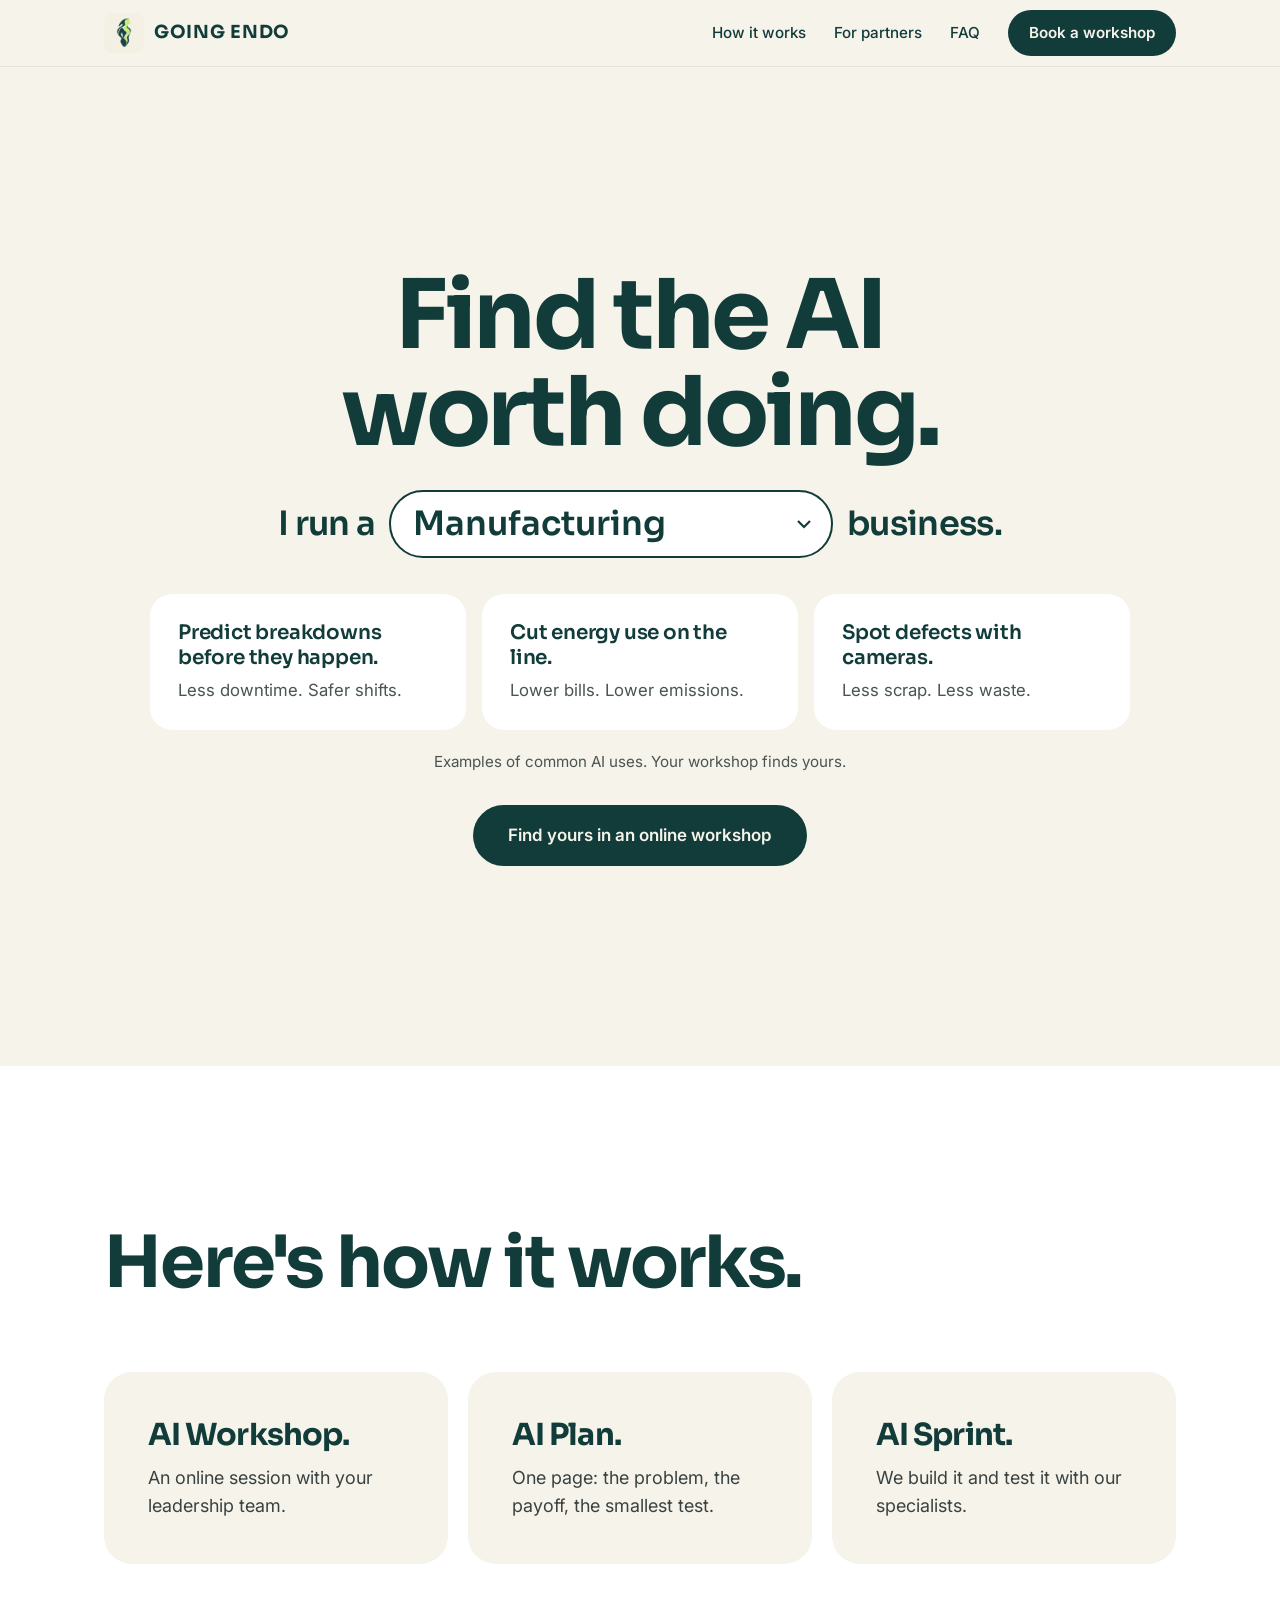
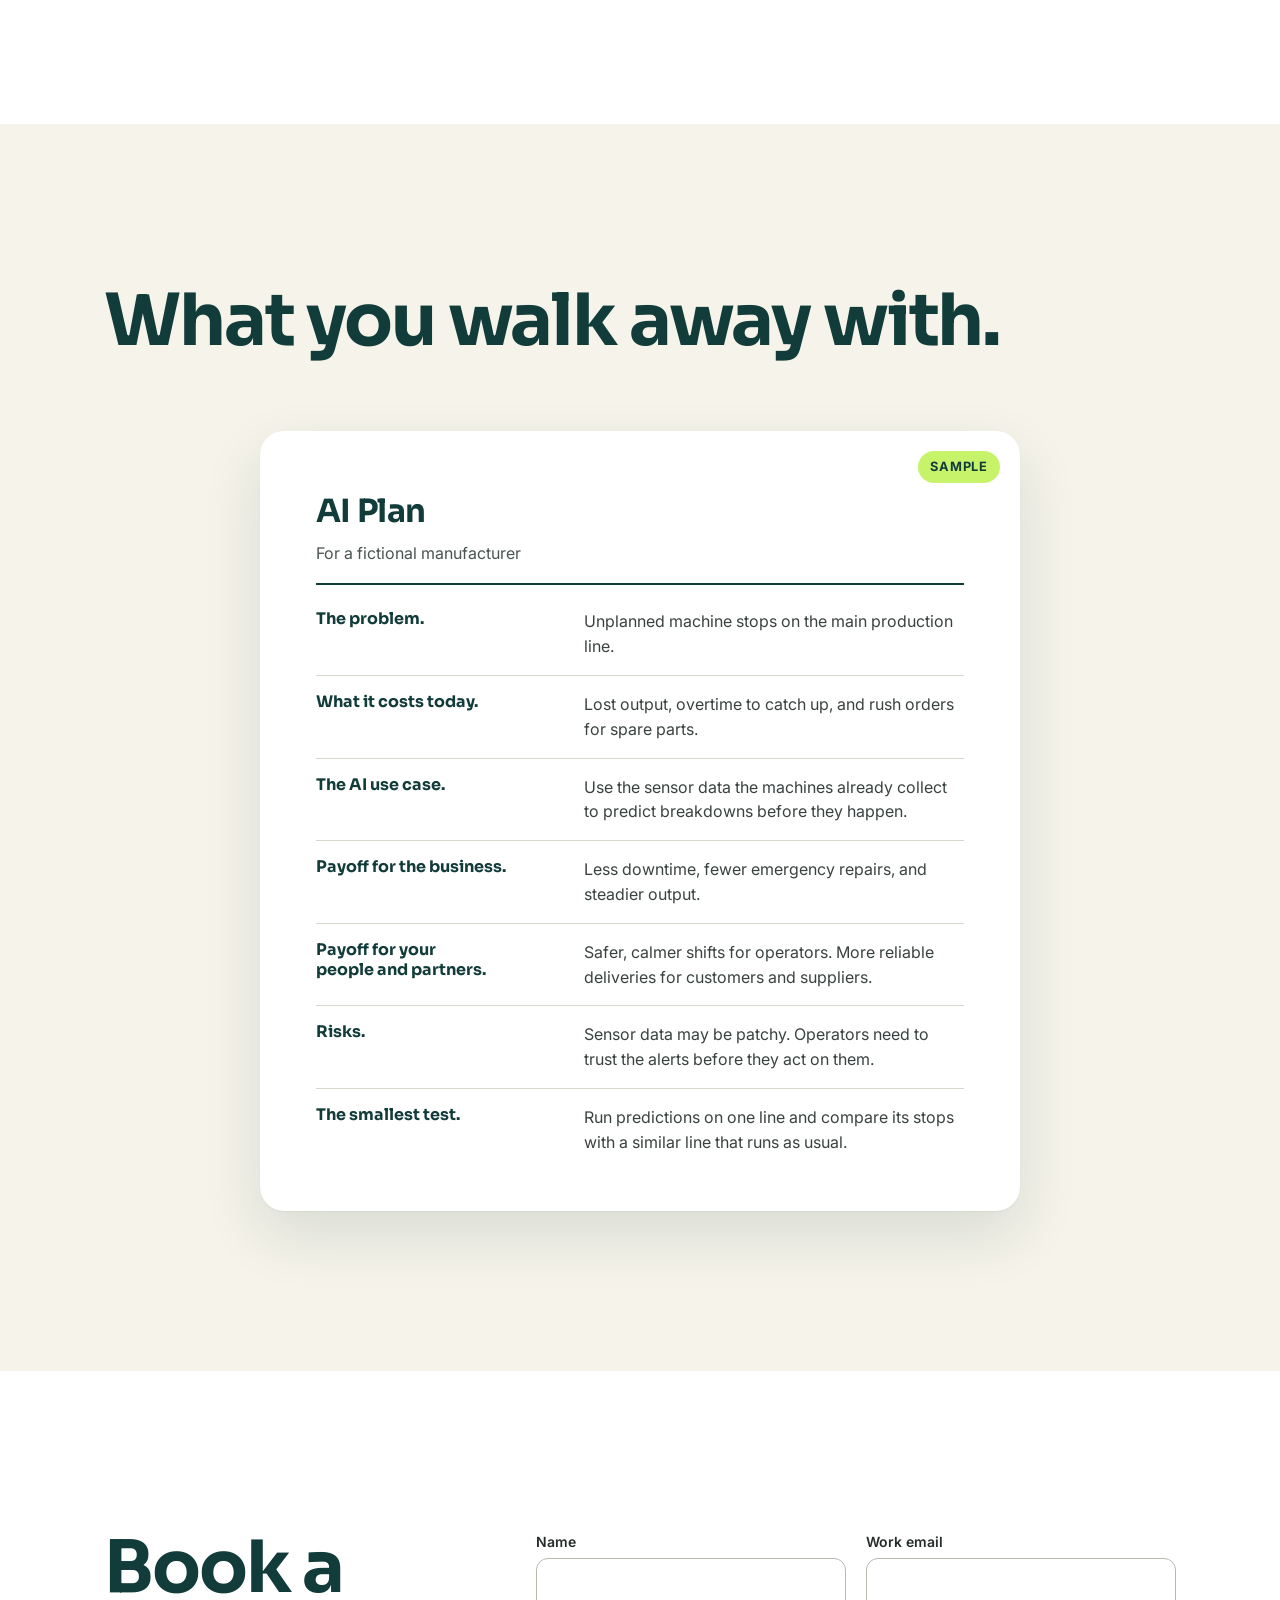
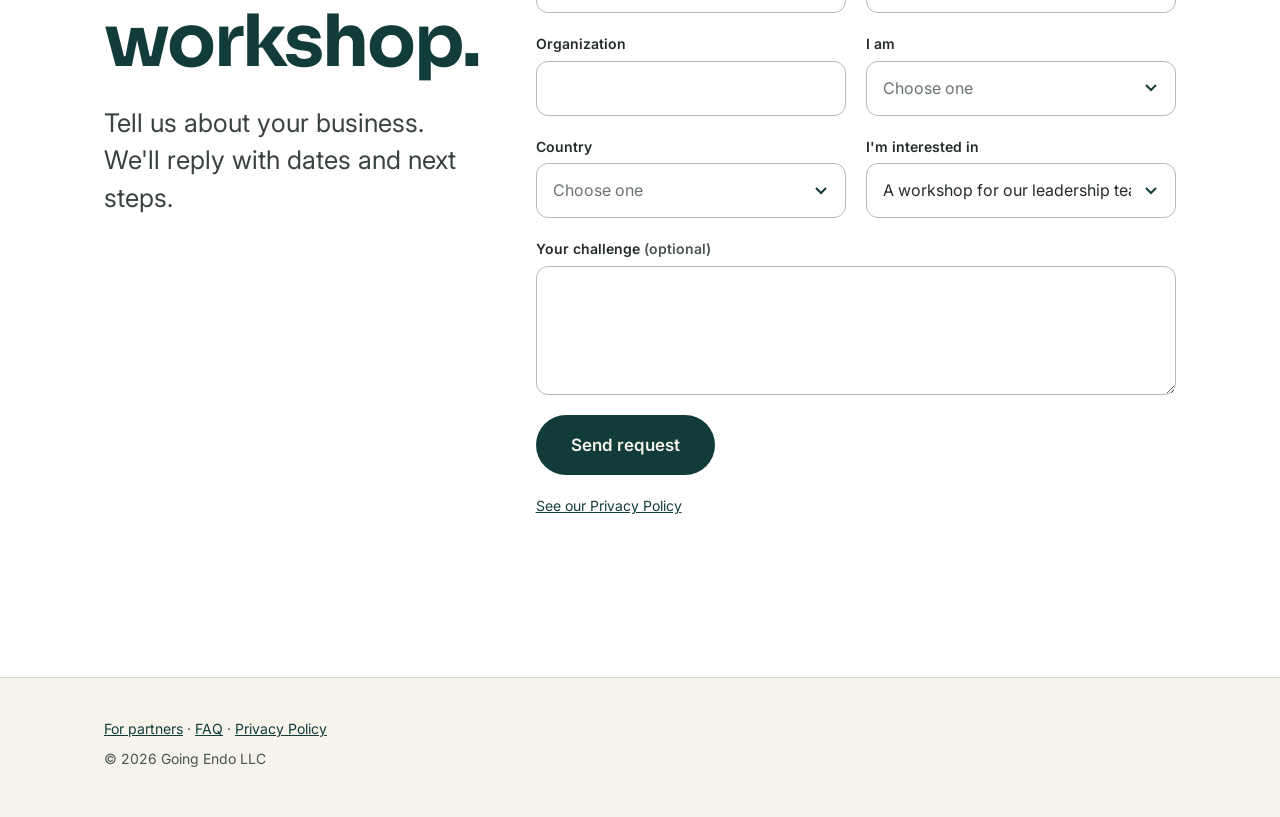
<file: index.html>
<!doctype html>
<html lang="en">
<head>
  <!-- Google tag (gtag.js) -->
  <script async src="https://www.googletagmanager.com/gtag/js?id=G-PE0M7C7KN4"></script>
  <script>
    window.dataLayer = window.dataLayer || [];
    function gtag(){dataLayer.push(arguments);}
    gtag('js', new Date());

    gtag('config', 'G-PE0M7C7KN4');
  </script>
  <meta charset="utf-8">
  <meta name="viewport" content="width=device-width, initial-scale=1">
  <title>Going Endo | Find the AI worth doing.</title>
  <meta name="description" content="Going Endo helps leadership teams choose the AI use case that pays off for the business and the people it depends on.">
  <link rel="canonical" href="https://goingendo.com/">
  <meta property="og:type" content="website">
  <meta property="og:site_name" content="Going Endo">
  <meta property="og:url" content="https://goingendo.com/">
  <meta property="og:title" content="Going Endo | Find the AI worth doing.">
  <meta property="og:description" content="Going Endo helps leadership teams choose the AI use case that pays off for the business and the people it depends on.">
  <meta property="og:image" content="https://goingendo.com/assets/logo.jpg">
  <meta property="og:image:alt" content="Going Endo logo">
  <meta name="twitter:card" content="summary">
  <meta name="theme-color" content="#123C3A">
  <link rel="icon" type="image/png" href="assets/favicon.png">
  <link rel="apple-touch-icon" href="assets/apple-touch-icon.png">
  <link rel="preconnect" href="https://fonts.googleapis.com">
  <link rel="preconnect" href="https://fonts.gstatic.com" crossorigin>
  <link href="https://fonts.googleapis.com/css2?family=Sora:wght@500;600;700&family=Inter:wght@400;500;600;700&display=swap" rel="stylesheet">
  <link rel="stylesheet" href="styles.css">
  <script type="application/ld+json">
  {
    "@context": "https://schema.org",
    "@graph": [
      {
        "@type": "Organization",
        "@id": "https://goingendo.com/#organization",
        "name": "Going Endo",
        "legalName": "Going Endo LLC",
        "url": "https://goingendo.com",
        "logo": "https://goingendo.com/assets/logo.jpg",
        "description": "Going Endo helps leadership teams choose the AI use case that pays off for the business and the people it depends on.",
        "founder": {
          "@type": "Person",
          "name": "Matthew Hill",
          "jobTitle": "Founder",
          "image": "https://goingendo.com/assets/founder.jpg"
        },
        "address": {
          "@type": "PostalAddress",
          "addressLocality": "Salt Lake City",
          "addressRegion": "Utah",
          "addressCountry": "US"
        },
        "areaServed": [
          {
            "@type": "Country",
            "name": "United States",
            "identifier": "US"
          },
          {
            "@type": "Country",
            "name": "United Arab Emirates",
            "identifier": "AE"
          },
          {
            "@type": "Country",
            "name": "Singapore",
            "identifier": "SG"
          },
          {
            "@type": "Country",
            "name": "United Kingdom",
            "identifier": "GB"
          },
          {
            "@type": "Country",
            "name": "Switzerland",
            "identifier": "CH"
          }
        ]
      }
    ]
  }
  </script>
</head>
<body>
  <a class="skip" href="#main">Skip to content</a>

  <header class="site-header">
    <nav class="wrap nav" aria-label="Main">
      <a href="#top" class="brand">
        <img src="assets/logo.jpg" alt="" width="44" height="44">
        <span>GOING ENDO</span>
      </a>
      <button class="menu-toggle" type="button" aria-expanded="false" aria-controls="nav-links" aria-label="Open menu">
        <svg width="24" height="24" viewBox="0 0 24 24" fill="none" stroke="currentColor" stroke-width="2" aria-hidden="true"><path d="M4 7h16M4 12h16M4 17h16"/></svg>
      </button>
      <div class="nav-links" id="nav-links">
        <a href="#how-it-works">How it works</a>
        <a href="partners.html">For partners</a>
        <a href="faq.html">FAQ</a>
        <a href="#book" class="btn btn-dark btn-sm" data-interest="workshop">Book a workshop</a>
      </div>
    </nav>
  </header>

  <main id="main">
    <!-- HERO -->
    <section id="top" class="wrap hero">
      <h1>Find the AI worth doing.</h1>
      <p class="industry-line">
        <label for="industry">I run a</label>
        <select id="industry" class="industry-select">
          <option selected>Manufacturing</option>
          <option>Logistics</option>
          <option>Healthcare</option>
          <option>Professional services</option>
          <option>Financial services</option>
          <option>Construction</option>
        </select>
        <span>business.</span>
      </p>
      <ul class="ideas" id="ideas" aria-live="polite">
          <li><strong>Predict breakdowns before they happen.</strong> Less downtime. Safer shifts.</li>
          <li><strong>Cut energy use on the line.</strong> Lower bills. Lower emissions.</li>
          <li><strong>Spot defects with cameras.</strong> Less scrap. Less waste.</li>
      </ul>
      <p class="hero-note">Examples of common AI uses. Your workshop finds yours.</p>
      <a href="#book" class="btn btn-dark btn-lg hero-cta" data-interest="workshop">Find yours in an online workshop</a>
    </section>

    <!-- HOW IT WORKS -->
    <section id="how-it-works" class="band-white">
      <div class="wrap section">
        <h2 class="display teal">Here's how it works.</h2>
        <ol class="tiles">
          <li class="tile">
            <h3>AI Workshop.</h3>
            <p>An online session with your leadership team.</p>
          </li>
          <li class="tile">
            <h3>AI Plan.</h3>
            <p>One page: the problem, the payoff, the smallest test.</p>
          </li>
          <li class="tile">
            <h3>AI Sprint.</h3>
            <p>We build it and test it with our specialists.</p>
          </li>
        </ol>
      </div>
    </section>

    <!-- SAMPLE BRIEF -->
    <section id="sample-plan" class="wrap section">
      <h2 class="display teal">What you walk away with.</h2>
      <article class="plan" aria-label="Sample AI Plan">
        <span class="plan-tag">Sample</span>
        <header class="plan-head">
          <p class="plan-title">AI Plan</p>
          <p class="plan-for">For a fictional manufacturer</p>
        </header>
        <div class="plan-body">
            <div class="plan-row">
              <h3>The problem.</h3>
              <p>Unplanned machine stops on the main production line.</p>
            </div>
            <div class="plan-row">
              <h3>What it costs today.</h3>
              <p>Lost output, overtime to catch up, and rush orders for spare parts.</p>
            </div>
            <div class="plan-row">
              <h3>The AI use case.</h3>
              <p>Use the sensor data the machines already collect to predict breakdowns before they happen.</p>
            </div>
            <div class="plan-row">
              <h3>Payoff for the business.</h3>
              <p>Less downtime, fewer emergency repairs, and steadier output.</p>
            </div>
            <div class="plan-row">
              <h3>Payoff for your people and partners.</h3>
              <p>Safer, calmer shifts for operators. More reliable deliveries for customers and suppliers.</p>
            </div>
            <div class="plan-row">
              <h3>Risks.</h3>
              <p>Sensor data may be patchy. Operators need to trust the alerts before they act on them.</p>
            </div>
            <div class="plan-row">
              <h3>The smallest test.</h3>
              <p>Run predictions on one line and compare its stops with a similar line that runs as usual.</p>
            </div>
        </div>
      </article>
    </section>

    <!-- BOOK -->
    <section id="book" class="band-white">
      <div class="wrap section contact">
        <div class="contact-intro">
          <h2 class="display teal">Book a workshop.</h2>
          <p class="statement">Tell us about your business. We'll reply with dates and next steps.</p>
        </div>
        <div class="signup-form-wrap">
          <!-- Messages go to Formspree (see README). -->
          <form name="book-workshop" method="POST" action="https://formspree.io/f/xjyykvle" id="signup-form">
            <p class="hidden"><label>Leave this empty <input name="_gotcha" tabindex="-1" autocomplete="off"></label></p>
            <div class="row">
              <div class="field">
                <label for="name">Name</label>
                <input id="name" name="name" type="text" autocomplete="name" required>
              </div>
              <div class="field">
                <label for="email">Work email</label>
                <input id="email" name="email" type="email" autocomplete="email" required>
              </div>
            </div>
            <div class="row">
              <div class="field">
                <label for="organization">Organization</label>
                <input id="organization" name="organization" type="text" autocomplete="organization" required>
              </div>
              <div class="field">
                <label for="organization-type">I am</label>
                <select id="organization-type" name="organization_type" required>
                  <option value="" disabled selected>Choose one</option>
                  <option>A company</option>
                  <option>An association or chamber</option>
                  <option>An innovation or economic development agency</option>
                  <option>A university or research institution</option>
                  <option>Other</option>
                </select>
              </div>
            </div>
            <div class="row">
              <div class="field">
                <label for="country">Country</label>
                <select id="country" name="country" required>
                  <option value="" disabled selected>Choose one</option>
                  <option>United States</option>
                  <option>United Arab Emirates</option>
                  <option>Singapore</option>
                  <option>United Kingdom</option>
                  <option>Switzerland</option>
                  <option>Other</option>
                </select>
              </div>
              <div class="field">
                <label for="interest">I'm interested in</label>
                <select id="interest" name="interest" required>
                  <option value="" disabled>Choose one</option>
                  <option>A briefing for our members</option>
                  <option selected>A workshop for our leadership team</option>
                  <option>Something else</option>
                </select>
              </div>
            </div>
            <div class="field" id="members-field" hidden>
              <label for="members">Approximate number of members <span class="muted">(optional)</span></label>
              <input id="members" name="members" type="number" min="1" step="1" inputmode="numeric" disabled>
            </div>
            <div class="field">
              <label for="message">Your challenge <span class="muted">(optional)</span></label>
              <textarea id="message" name="message" rows="4"></textarea>
            </div>
            <button type="submit" class="btn btn-dark btn-lg">Send request</button>
            <p class="small"><a href="privacy.html">See our Privacy Policy</a></p>
            <p class="form-error" role="alert" hidden>Something went wrong. Please try again.</p>
          </form>
          <div class="thanks" role="status" hidden>
            <p class="thanks-title">Thank you.</p>
            <p>We'll be in touch.</p>
          </div>
        </div>
      </div>
    </section>
  </main>

  <footer class="site-footer">
    <div class="wrap footer">
      <p><a href="partners.html">For partners</a> · <a href="faq.html">FAQ</a> · <a href="privacy.html">Privacy Policy</a></p>
      <p>© <span id="year">2026</span> Going Endo LLC</p>
    </div>
  </footer>

  <script src="script.js"></script>
</body>
</html>
</file>
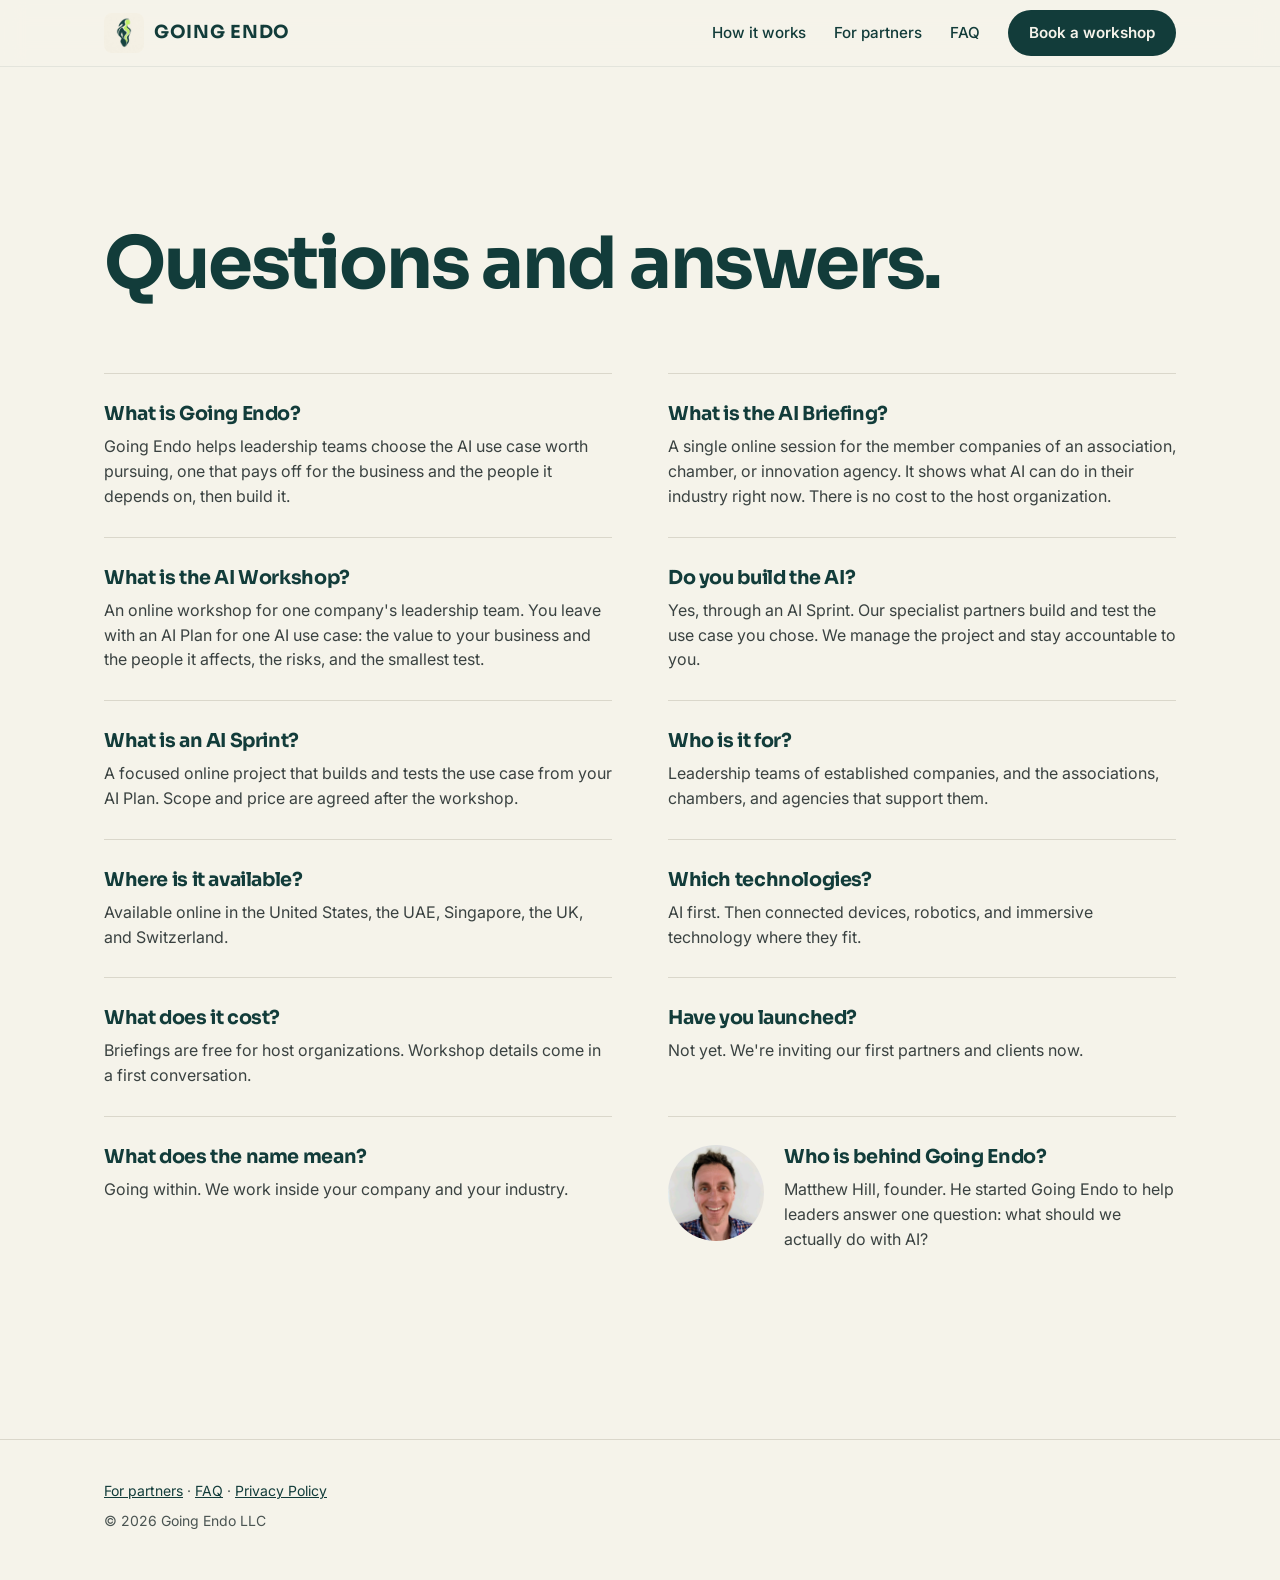
<file: faq.html>
<!doctype html>
<html lang="en">
<head>
  <!-- Google tag (gtag.js) -->
  <script async src="https://www.googletagmanager.com/gtag/js?id=G-PE0M7C7KN4"></script>
  <script>
    window.dataLayer = window.dataLayer || [];
    function gtag(){dataLayer.push(arguments);}
    gtag('js', new Date());

    gtag('config', 'G-PE0M7C7KN4');
  </script>
  <meta charset="utf-8">
  <meta name="viewport" content="width=device-width, initial-scale=1">
  <title>FAQ | Going Endo</title>
  <meta name="description" content="Questions and answers about Going Endo, the AI Briefing, the AI Workshop, and the AI Sprint.">
  <link rel="canonical" href="https://goingendo.com/faq.html">
  <meta name="theme-color" content="#123C3A">
  <link rel="icon" type="image/png" href="assets/favicon.png">
  <link rel="apple-touch-icon" href="assets/apple-touch-icon.png">
  <link rel="preconnect" href="https://fonts.googleapis.com">
  <link rel="preconnect" href="https://fonts.gstatic.com" crossorigin>
  <link href="https://fonts.googleapis.com/css2?family=Sora:wght@500;600;700&family=Inter:wght@400;500;600;700&display=swap" rel="stylesheet">
  <link rel="stylesheet" href="styles.css">
  <!-- Keep the FAQPage answers identical to the visible FAQ below -->
  <script type="application/ld+json">
  {
    "@context": "https://schema.org",
    "@type": "FAQPage",
    "@id": "https://goingendo.com/faq.html#faq",
    "mainEntity": [
      {
        "@type": "Question",
        "name": "What is Going Endo?",
        "acceptedAnswer": {
          "@type": "Answer",
          "text": "Going Endo helps leadership teams choose the AI use case worth pursuing, one that pays off for the business and the people it depends on, then build it."
        }
      },
      {
        "@type": "Question",
        "name": "What is the AI Briefing?",
        "acceptedAnswer": {
          "@type": "Answer",
          "text": "A single online session for the member companies of an association, chamber, or innovation agency. It shows what AI can do in their industry right now. There is no cost to the host organization."
        }
      },
      {
        "@type": "Question",
        "name": "What is the AI Workshop?",
        "acceptedAnswer": {
          "@type": "Answer",
          "text": "An online workshop for one company's leadership team. You leave with an AI Plan for one AI use case: the value to your business and the people it affects, the risks, and the smallest test."
        }
      },
      {
        "@type": "Question",
        "name": "Do you build the AI?",
        "acceptedAnswer": {
          "@type": "Answer",
          "text": "Yes, through an AI Sprint. Our specialist partners build and test the use case you chose. We manage the project and stay accountable to you."
        }
      },
      {
        "@type": "Question",
        "name": "What is an AI Sprint?",
        "acceptedAnswer": {
          "@type": "Answer",
          "text": "A focused online project that builds and tests the use case from your AI Plan. Scope and price are agreed after the workshop."
        }
      },
      {
        "@type": "Question",
        "name": "Who is it for?",
        "acceptedAnswer": {
          "@type": "Answer",
          "text": "Leadership teams of established companies, and the associations, chambers, and agencies that support them."
        }
      },
      {
        "@type": "Question",
        "name": "Where is it available?",
        "acceptedAnswer": {
          "@type": "Answer",
          "text": "Available online in the United States, the UAE, Singapore, the UK, and Switzerland."
        }
      },
      {
        "@type": "Question",
        "name": "Which technologies?",
        "acceptedAnswer": {
          "@type": "Answer",
          "text": "AI first. Then connected devices, robotics, and immersive technology where they fit."
        }
      },
      {
        "@type": "Question",
        "name": "What does it cost?",
        "acceptedAnswer": {
          "@type": "Answer",
          "text": "Briefings are free for host organizations. Workshop details come in a first conversation."
        }
      },
      {
        "@type": "Question",
        "name": "Have you launched?",
        "acceptedAnswer": {
          "@type": "Answer",
          "text": "Not yet. We're inviting our first partners and clients now."
        }
      },
      {
        "@type": "Question",
        "name": "What does the name mean?",
        "acceptedAnswer": {
          "@type": "Answer",
          "text": "Going within. We work inside your company and your industry."
        }
      },
      {
        "@type": "Question",
        "name": "Who is behind Going Endo?",
        "acceptedAnswer": {
          "@type": "Answer",
          "text": "Matthew Hill, founder. He started Going Endo to help leaders answer one question: what should we actually do with AI?"
        }
      }
    ]
  }
  </script>
</head>
<body>
  <a class="skip" href="#main">Skip to content</a>

  <header class="site-header">
    <nav class="wrap nav" aria-label="Main">
      <a href="index.html" class="brand">
        <img src="assets/logo.jpg" alt="" width="44" height="44">
        <span>GOING ENDO</span>
      </a>
      <button class="menu-toggle" type="button" aria-expanded="false" aria-controls="nav-links" aria-label="Open menu">
        <svg width="24" height="24" viewBox="0 0 24 24" fill="none" stroke="currentColor" stroke-width="2" aria-hidden="true"><path d="M4 7h16M4 12h16M4 17h16"/></svg>
      </button>
      <div class="nav-links" id="nav-links">
        <a href="index.html#how-it-works">How it works</a>
        <a href="partners.html">For partners</a>
        <a href="faq.html" aria-current="page">FAQ</a>
        <a href="index.html#book" class="btn btn-dark btn-sm">Book a workshop</a>
      </div>
    </nav>
  </header>

  <main id="main">
    <section class="wrap section faq-page">
      <h1>Questions and answers.</h1>
      <div class="faq">
          <div class="faq-item">
            <h3>What is Going Endo?</h3>
            <p>Going Endo helps leadership teams choose the AI use case worth pursuing, one that pays off for the business and the people it depends on, then build it.</p>
          </div>
          <div class="faq-item">
            <h3>What is the AI Briefing?</h3>
            <p>A single online session for the member companies of an association, chamber, or innovation agency. It shows what AI can do in their industry right now. There is no cost to the host organization.</p>
          </div>
          <div class="faq-item">
            <h3>What is the AI Workshop?</h3>
            <p>An online workshop for one company's leadership team. You leave with an AI Plan for one AI use case: the value to your business and the people it affects, the risks, and the smallest test.</p>
          </div>
          <div class="faq-item">
            <h3>Do you build the AI?</h3>
            <p>Yes, through an AI Sprint. Our specialist partners build and test the use case you chose. We manage the project and stay accountable to you.</p>
          </div>
          <div class="faq-item">
            <h3>What is an AI Sprint?</h3>
            <p>A focused online project that builds and tests the use case from your AI Plan. Scope and price are agreed after the workshop.</p>
          </div>
          <div class="faq-item">
            <h3>Who is it for?</h3>
            <p>Leadership teams of established companies, and the associations, chambers, and agencies that support them.</p>
          </div>
          <div class="faq-item">
            <h3>Where is it available?</h3>
            <p>Available online in the United States, the UAE, Singapore, the UK, and Switzerland.</p>
          </div>
          <div class="faq-item">
            <h3>Which technologies?</h3>
            <p>AI first. Then connected devices, robotics, and immersive technology where they fit.</p>
          </div>
          <div class="faq-item">
            <h3>What does it cost?</h3>
            <p>Briefings are free for host organizations. Workshop details come in a first conversation.</p>
          </div>
          <div class="faq-item">
            <h3>Have you launched?</h3>
            <p>Not yet. We're inviting our first partners and clients now.</p>
          </div>
          <div class="faq-item">
            <h3>What does the name mean?</h3>
            <p>Going within. We work inside your company and your industry.</p>
          </div>
          <div class="faq-item faq-founder">
            <img src="assets/founder.jpg" alt="Matthew Hill" class="founder-photo" width="96" height="96" loading="lazy">
            <div>
              <h3>Who is behind Going Endo?</h3>
              <p>Matthew Hill, founder. He started Going Endo to help leaders answer one question: what should we actually do with AI?</p>
            </div>
          </div>
      </div>
    </section>
  </main>

  <footer class="site-footer">
    <div class="wrap footer">
      <p><a href="partners.html">For partners</a> · <a href="faq.html" aria-current="page">FAQ</a> · <a href="privacy.html">Privacy Policy</a></p>
      <p>© <span id="year">2026</span> Going Endo LLC</p>
    </div>
  </footer>

  <script src="script.js"></script>
</body>
</html>
</file>
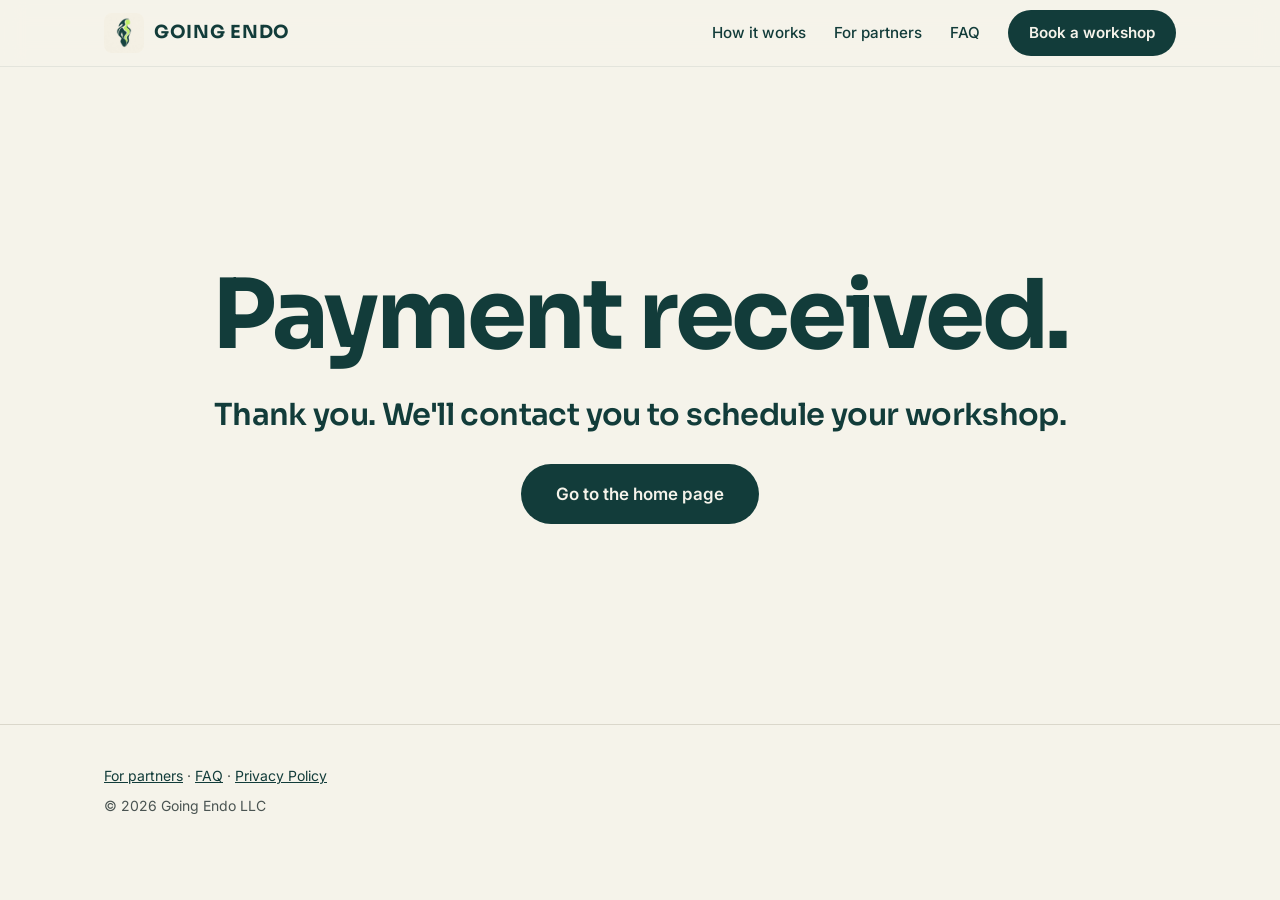
<file: paid.html>
<!doctype html>
<html lang="en">
<head>
  <!-- Google tag (gtag.js) -->
  <script async src="https://www.googletagmanager.com/gtag/js?id=G-PE0M7C7KN4"></script>
  <script>
    window.dataLayer = window.dataLayer || [];
    function gtag(){dataLayer.push(arguments);}
    gtag('js', new Date());

    gtag('config', 'G-PE0M7C7KN4');
  </script>
  <meta charset="utf-8">
  <meta name="viewport" content="width=device-width, initial-scale=1">
  <title>Payment received | Going Endo</title>
  <meta name="robots" content="noindex, nofollow">
  <meta name="theme-color" content="#123C3A">
  <link rel="icon" type="image/png" href="assets/favicon.png">
  <link rel="apple-touch-icon" href="assets/apple-touch-icon.png">
  <link rel="preconnect" href="https://fonts.googleapis.com">
  <link rel="preconnect" href="https://fonts.gstatic.com" crossorigin>
  <link href="https://fonts.googleapis.com/css2?family=Sora:wght@500;600;700&family=Inter:wght@400;500;600;700&display=swap" rel="stylesheet">
  <link rel="stylesheet" href="styles.css">
</head>
<body>
  <a class="skip" href="#main">Skip to content</a>

  <header class="site-header">
    <nav class="wrap nav" aria-label="Main">
      <a href="index.html" class="brand">
        <img src="assets/logo.jpg" alt="" width="44" height="44">
        <span>GOING ENDO</span>
      </a>
      <button class="menu-toggle" type="button" aria-expanded="false" aria-controls="nav-links" aria-label="Open menu">
        <svg width="24" height="24" viewBox="0 0 24 24" fill="none" stroke="currentColor" stroke-width="2" aria-hidden="true"><path d="M4 7h16M4 12h16M4 17h16"/></svg>
      </button>
      <div class="nav-links" id="nav-links">
        <a href="index.html#how-it-works">How it works</a>
        <a href="partners.html">For partners</a>
        <a href="faq.html">FAQ</a>
        <a href="index.html#book" class="btn btn-dark btn-sm">Book a workshop</a>
      </div>
    </nav>
  </header>

  <main id="main">
    <section class="wrap hero">
      <h1>Payment received.</h1>
      <p class="hero-sub">Thank you. We'll contact you to schedule your workshop.</p>
      <a href="index.html" class="btn btn-dark btn-lg">Go to the home page</a>
    </section>
  </main>

  <footer class="site-footer">
    <div class="wrap footer">
      <p><a href="partners.html">For partners</a> · <a href="faq.html">FAQ</a> · <a href="privacy.html">Privacy Policy</a></p>
      <p>© <span id="year">2026</span> Going Endo LLC</p>
    </div>
  </footer>

  <script src="script.js"></script>
</body>
</html>
</file>
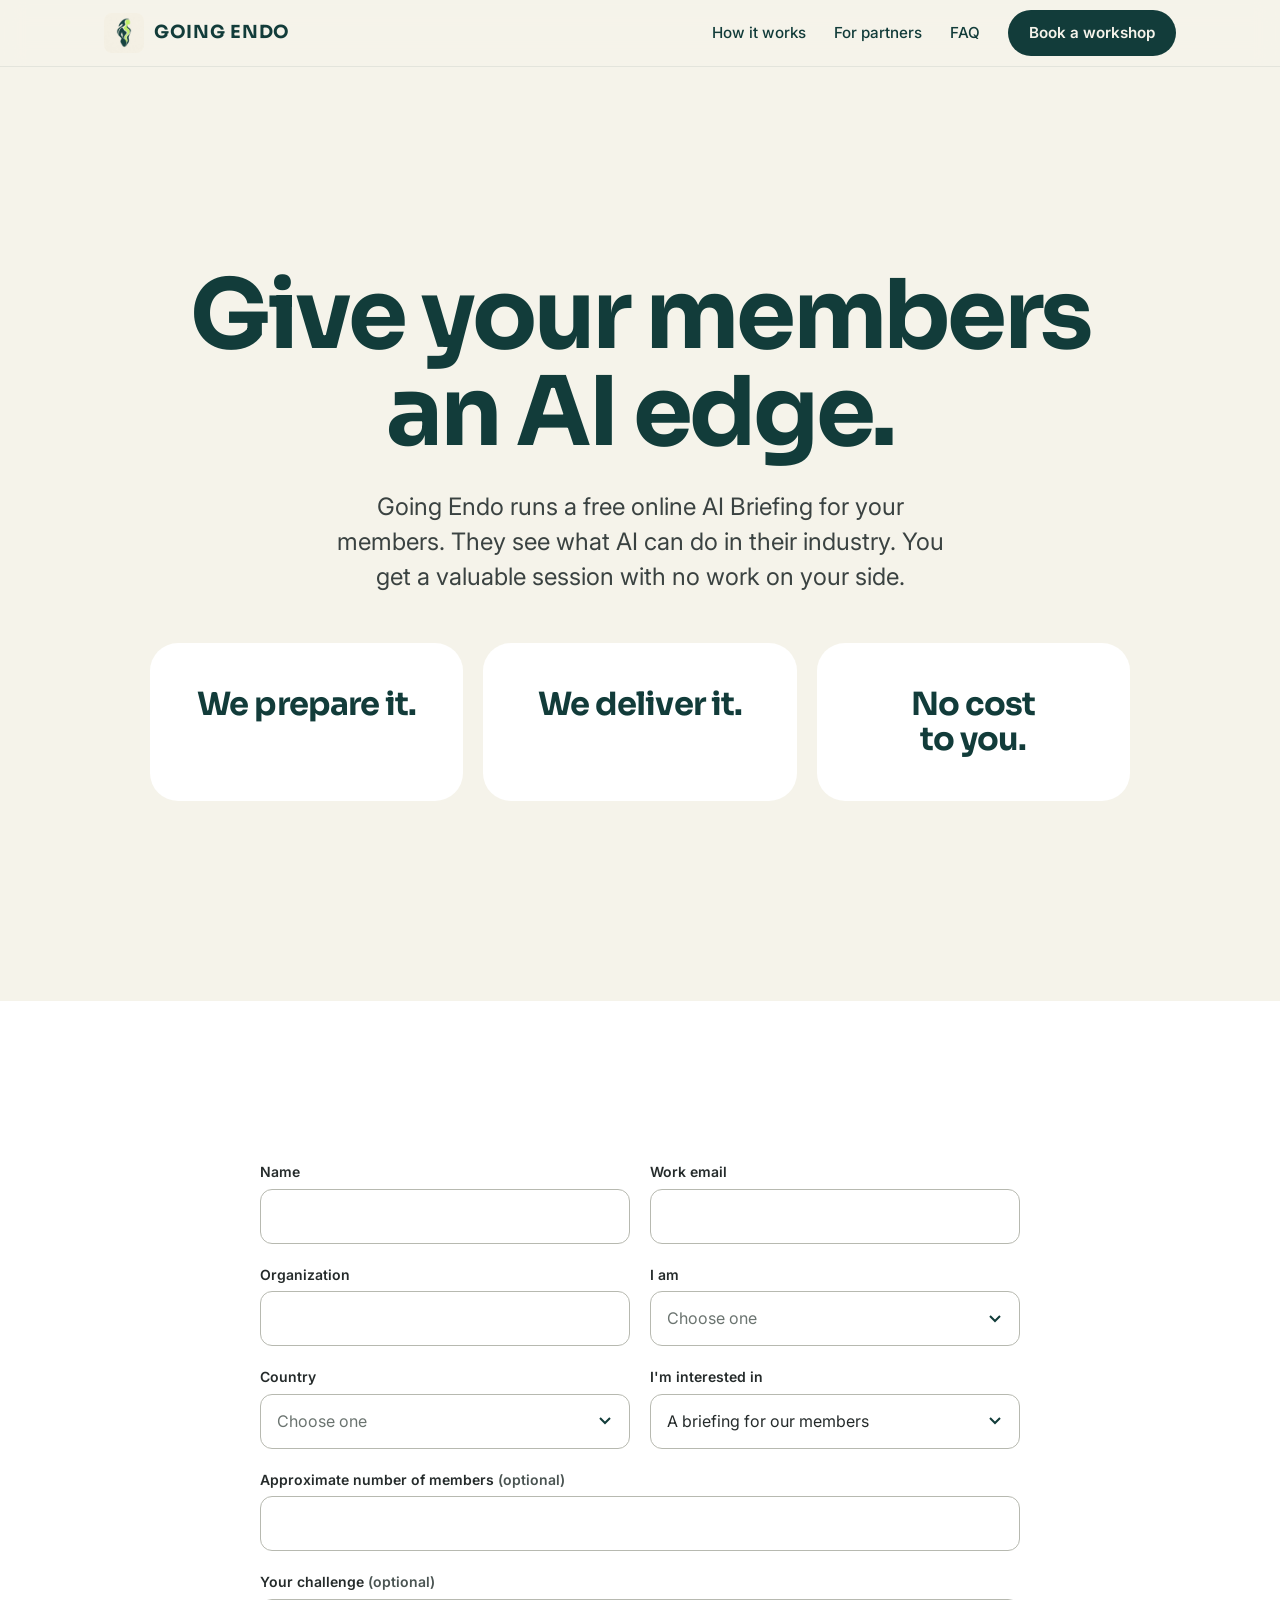
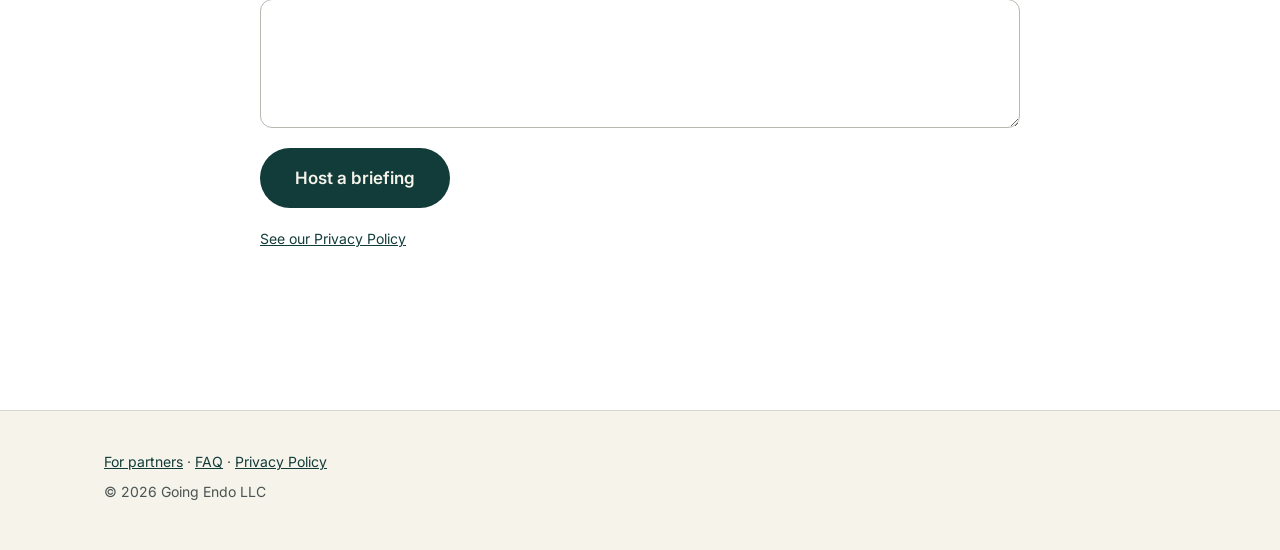
<file: partners.html>
<!doctype html>
<html lang="en">
<head>
  <!-- Google tag (gtag.js) -->
  <script async src="https://www.googletagmanager.com/gtag/js?id=G-PE0M7C7KN4"></script>
  <script>
    window.dataLayer = window.dataLayer || [];
    function gtag(){dataLayer.push(arguments);}
    gtag('js', new Date());

    gtag('config', 'G-PE0M7C7KN4');
  </script>
  <meta charset="utf-8">
  <meta name="viewport" content="width=device-width, initial-scale=1">
  <title>For partners | Going Endo</title>
  <meta name="description" content="Going Endo runs a free online AI Briefing for the members of associations, chambers, and innovation agencies.">
  <link rel="canonical" href="https://goingendo.com/partners.html">
  <meta name="theme-color" content="#123C3A">
  <link rel="icon" type="image/png" href="assets/favicon.png">
  <link rel="apple-touch-icon" href="assets/apple-touch-icon.png">
  <link rel="preconnect" href="https://fonts.googleapis.com">
  <link rel="preconnect" href="https://fonts.gstatic.com" crossorigin>
  <link href="https://fonts.googleapis.com/css2?family=Sora:wght@500;600;700&family=Inter:wght@400;500;600;700&display=swap" rel="stylesheet">
  <link rel="stylesheet" href="styles.css">
</head>
<body>
  <a class="skip" href="#main">Skip to content</a>

  <header class="site-header">
    <nav class="wrap nav" aria-label="Main">
      <a href="index.html" class="brand">
        <img src="assets/logo.jpg" alt="" width="44" height="44">
        <span>GOING ENDO</span>
      </a>
      <button class="menu-toggle" type="button" aria-expanded="false" aria-controls="nav-links" aria-label="Open menu">
        <svg width="24" height="24" viewBox="0 0 24 24" fill="none" stroke="currentColor" stroke-width="2" aria-hidden="true"><path d="M4 7h16M4 12h16M4 17h16"/></svg>
      </button>
      <div class="nav-links" id="nav-links">
        <a href="index.html#how-it-works">How it works</a>
        <a href="partners.html" aria-current="page">For partners</a>
        <a href="faq.html">FAQ</a>
        <a href="index.html#book" class="btn btn-dark btn-sm">Book a workshop</a>
      </div>
    </nav>
  </header>

  <main id="main">
    <section class="wrap hero partners-hero">
      <h1>Give your members an AI edge.</h1>
      <p class="hero-lead">Going Endo runs a free online AI Briefing for your members. They see what AI can do in their industry. You get a valuable session with no work on your side.</p>
      <ul class="tiles tiles-short">
        <li class="tile"><h2>We prepare it.</h2></li>
        <li class="tile"><h2>We deliver it.</h2></li>
        <li class="tile"><h2>No cost to you.</h2></li>
      </ul>
    </section>

    <section id="host" class="band-white">
      <div class="wrap section">
        <div class="signup-form-wrap partners-form">
          <!-- Messages go to Formspree (see README). -->
          <form name="host-briefing" method="POST" action="https://formspree.io/f/xjyykvle" id="signup-form">
            <p class="hidden"><label>Leave this empty <input name="_gotcha" tabindex="-1" autocomplete="off"></label></p>
            <div class="row">
              <div class="field">
                <label for="name">Name</label>
                <input id="name" name="name" type="text" autocomplete="name" required>
              </div>
              <div class="field">
                <label for="email">Work email</label>
                <input id="email" name="email" type="email" autocomplete="email" required>
              </div>
            </div>
            <div class="row">
              <div class="field">
                <label for="organization">Organization</label>
                <input id="organization" name="organization" type="text" autocomplete="organization" required>
              </div>
              <div class="field">
                <label for="organization-type">I am</label>
                <select id="organization-type" name="organization_type" required>
                  <option value="" disabled selected>Choose one</option>
                  <option>A company</option>
                  <option>An association or chamber</option>
                  <option>An innovation or economic development agency</option>
                  <option>A university or research institution</option>
                  <option>Other</option>
                </select>
              </div>
            </div>
            <div class="row">
              <div class="field">
                <label for="country">Country</label>
                <select id="country" name="country" required>
                  <option value="" disabled selected>Choose one</option>
                  <option>United States</option>
                  <option>United Arab Emirates</option>
                  <option>Singapore</option>
                  <option>United Kingdom</option>
                  <option>Switzerland</option>
                  <option>Other</option>
                </select>
              </div>
              <div class="field">
                <label for="interest">I'm interested in</label>
                <select id="interest" name="interest" required>
                  <option value="" disabled>Choose one</option>
                  <option selected>A briefing for our members</option>
                  <option>A workshop for our leadership team</option>
                  <option>Something else</option>
                </select>
              </div>
            </div>
            <div class="field" id="members-field" hidden>
              <label for="members">Approximate number of members <span class="muted">(optional)</span></label>
              <input id="members" name="members" type="number" min="1" step="1" inputmode="numeric" disabled>
            </div>
            <div class="field">
              <label for="message">Your challenge <span class="muted">(optional)</span></label>
              <textarea id="message" name="message" rows="4"></textarea>
            </div>
            <button type="submit" class="btn btn-dark btn-lg">Host a briefing</button>
            <p class="small"><a href="privacy.html">See our Privacy Policy</a></p>
            <p class="form-error" role="alert" hidden>Something went wrong. Please try again.</p>
          </form>
          <div class="thanks" role="status" hidden>
            <p class="thanks-title">Thank you.</p>
            <p>We'll be in touch.</p>
          </div>
        </div>
      </div>
    </section>
  </main>

  <footer class="site-footer">
    <div class="wrap footer">
      <p><a href="partners.html" aria-current="page">For partners</a> · <a href="faq.html">FAQ</a> · <a href="privacy.html">Privacy Policy</a></p>
      <p>© <span id="year">2026</span> Going Endo LLC</p>
    </div>
  </footer>

  <script src="script.js"></script>
</body>
</html>
</file>
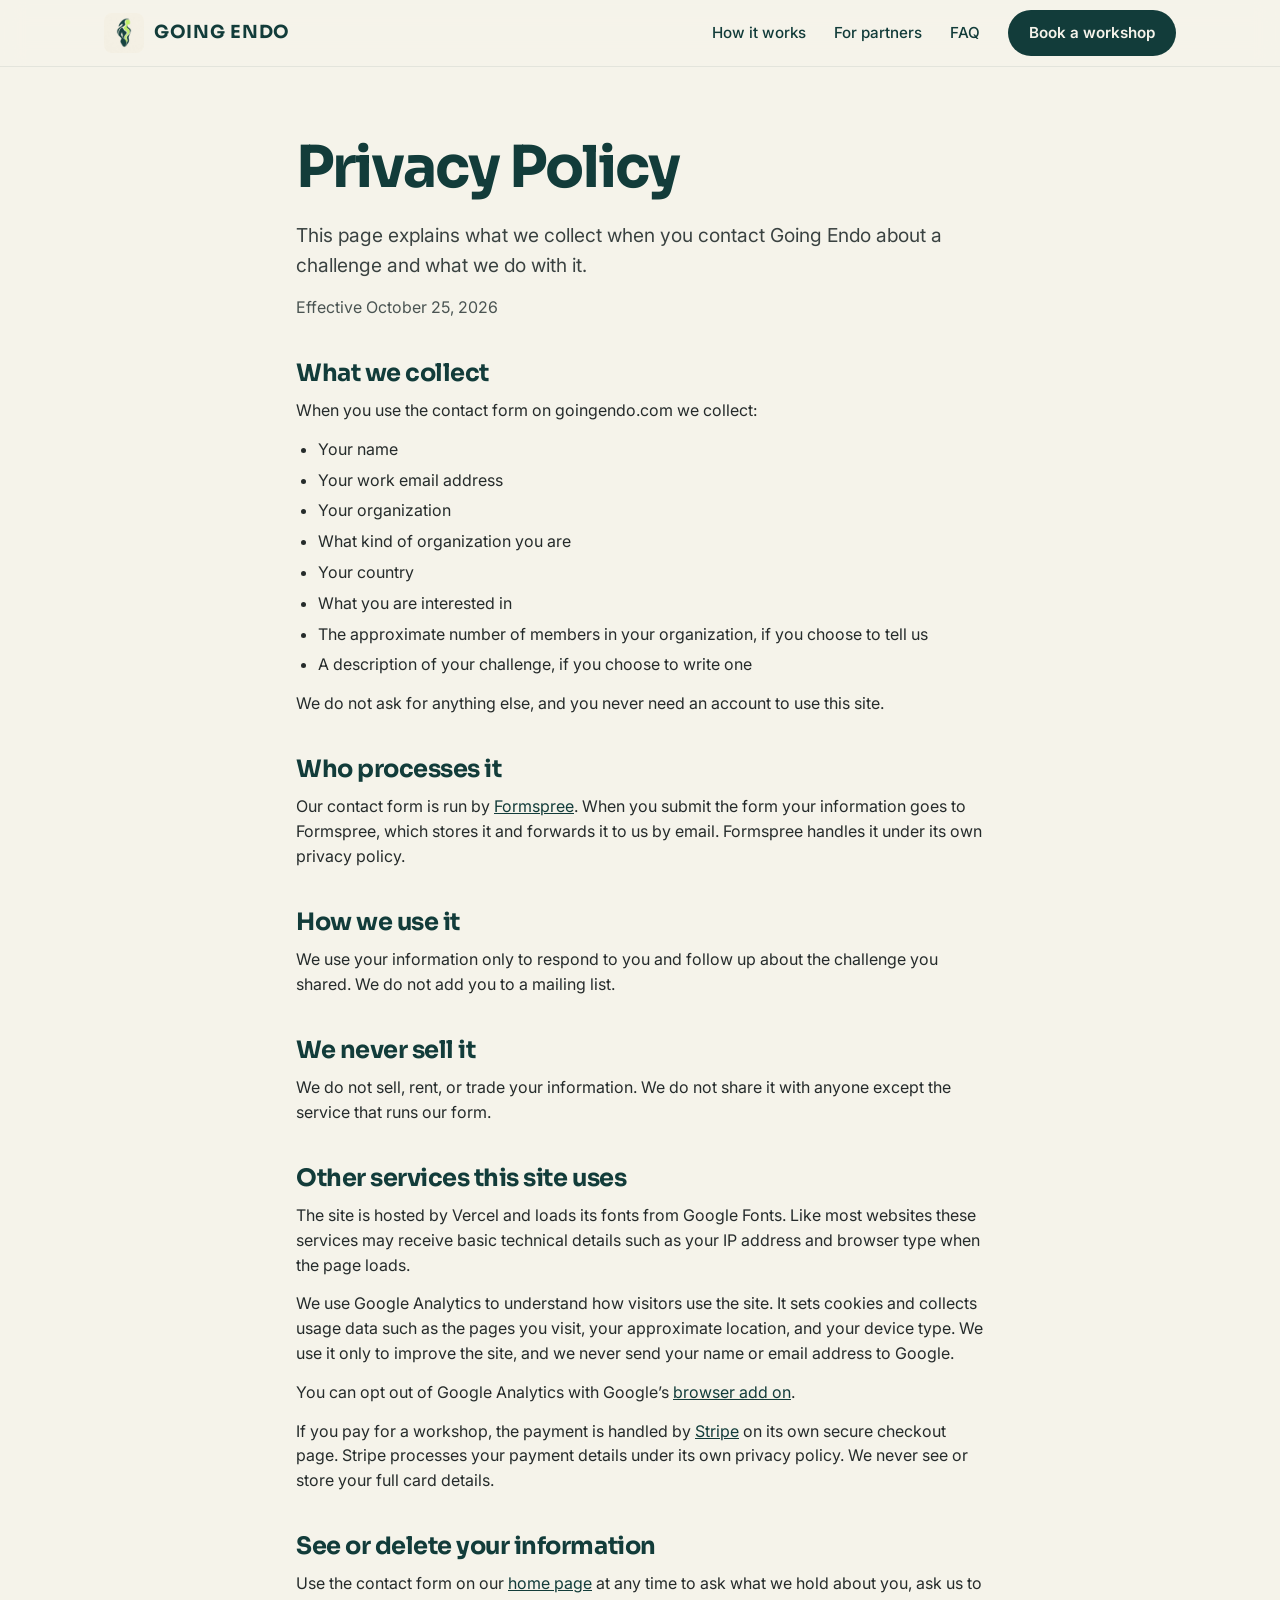
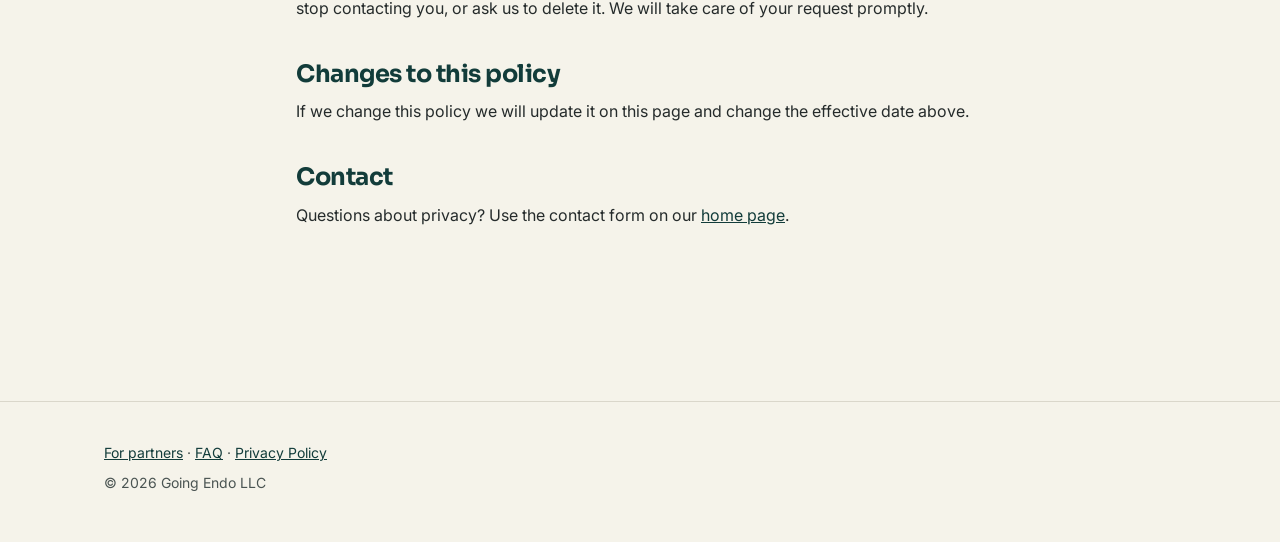
<file: privacy.html>
<!doctype html>
<html lang="en">
<head>
  <!-- Google tag (gtag.js) -->
  <script async src="https://www.googletagmanager.com/gtag/js?id=G-PE0M7C7KN4"></script>
  <script>
    window.dataLayer = window.dataLayer || [];
    function gtag(){dataLayer.push(arguments);}
    gtag('js', new Date());

    gtag('config', 'G-PE0M7C7KN4');
  </script>
  <meta charset="utf-8">
  <meta name="viewport" content="width=device-width, initial-scale=1">
  <title>Privacy Policy | Going Endo</title>
  <meta name="description" content="How Going Endo collects and uses the information you share when you contact us about a challenge.">
  <link rel="canonical" href="https://goingendo.com/privacy.html">
  <meta name="theme-color" content="#123C3A">
  <link rel="icon" type="image/png" href="assets/favicon.png">
  <link rel="apple-touch-icon" href="assets/apple-touch-icon.png">
  <link rel="preconnect" href="https://fonts.googleapis.com">
  <link rel="preconnect" href="https://fonts.gstatic.com" crossorigin>
  <link href="https://fonts.googleapis.com/css2?family=Sora:wght@500;600;700&family=Inter:wght@400;500;600;700&display=swap" rel="stylesheet">
  <link rel="stylesheet" href="styles.css">
</head>
<body>
  <a class="skip" href="#main">Skip to content</a>

  <header class="site-header">
    <nav class="wrap nav" aria-label="Main">
      <a href="index.html" class="brand">
        <img src="assets/logo.jpg" alt="" width="44" height="44">
        <span>GOING ENDO</span>
      </a>
      <button class="menu-toggle" type="button" aria-expanded="false" aria-controls="nav-links" aria-label="Open menu">
        <svg width="24" height="24" viewBox="0 0 24 24" fill="none" stroke="currentColor" stroke-width="2" aria-hidden="true"><path d="M4 7h16M4 12h16M4 17h16"/></svg>
      </button>
      <div class="nav-links" id="nav-links">
        <a href="index.html#how-it-works">How it works</a>
        <a href="partners.html">For partners</a>
        <a href="faq.html">FAQ</a>
        <a href="index.html#book" class="btn btn-dark btn-sm">Book a workshop</a>
      </div>
    </nav>
  </header>

  <main id="main">
    <article class="wrap section policy">
      <h1>Privacy Policy</h1>
      <p class="lead">This page explains what we collect when you contact Going Endo about a challenge and what we do with it.</p>
      <p class="muted">Effective October 25, 2026</p>

      <h2>What we collect</h2>
      <p>When you use the contact form on goingendo.com we collect:</p>
      <ul>
        <li>Your name</li>
        <li>Your work email address</li>
        <li>Your organization</li>
        <li>What kind of organization you are</li>
        <li>Your country</li>
        <li>What you are interested in</li>
        <li>The approximate number of members in your organization, if you choose to tell us</li>
        <li>A description of your challenge, if you choose to write one</li>
      </ul>
      <p>We do not ask for anything else, and you never need an account to use this site.</p>

      <h2>Who processes it</h2>
      <p>Our contact form is run by <a href="https://formspree.io/legal/privacy-policy">Formspree</a>. When you submit the form your information goes to Formspree, which stores it and forwards it to us by email. Formspree handles it under its own privacy policy.</p>

      <h2>How we use it</h2>
      <p>We use your information only to respond to you and follow up about the challenge you shared. We do not add you to a mailing list.</p>

      <h2>We never sell it</h2>
      <p>We do not sell, rent, or trade your information. We do not share it with anyone except the service that runs our form.</p>

      <h2>Other services this site uses</h2>
      <p>The site is hosted by Vercel and loads its fonts from Google Fonts. Like most websites these services may receive basic technical details such as your IP address and browser type when the page loads.</p>
      <p>We use Google Analytics to understand how visitors use the site. It sets cookies and collects usage data such as the pages you visit, your approximate location, and your device type. We use it only to improve the site, and we never send your name or email address to Google.</p>
      <p>You can opt out of Google Analytics with Google’s <a href="https://tools.google.com/dlpage/gaoptout">browser add on</a>.</p>
      <p>If you pay for a workshop, the payment is handled by <a href="https://stripe.com/privacy">Stripe</a> on its own secure checkout page. Stripe processes your payment details under its own privacy policy. We never see or store your full card details.</p>

      <h2>See or delete your information</h2>
      <p>Use the contact form on our <a href="index.html#book">home page</a> at any time to ask what we hold about you, ask us to stop contacting you, or ask us to delete it. We will take care of your request promptly.</p>

      <h2>Changes to this policy</h2>
      <p>If we change this policy we will update it on this page and change the effective date above.</p>

      <h2>Contact</h2>
      <p>Questions about privacy? Use the contact form on our <a href="index.html#book">home page</a>.</p>
    </article>
  </main>

  <footer class="site-footer">
    <div class="wrap footer">
      <p><a href="partners.html">For partners</a> · <a href="faq.html">FAQ</a> · <a href="privacy.html" aria-current="page">Privacy Policy</a></p>
      <p>© <span id="year">2026</span> Going Endo LLC</p>
    </div>
  </footer>

  <script src="script.js"></script>
</body>
</html>
</file>
<file: styles.css>
/* Going Endo · Grounded Futurism palette */
:root {
  --teal: #123C3A;
  --teal-deep: #0B2726;
  --lime: #C7F36B;
  --ivory: #F5F3EA;
  --graphite: #252B2B;
  --sage: #B8C9BD;
  --mist: #E9EEE8;
  --white: #FFFFFF;
  --line: #DAD7CB;
  --muted: #4A5452;
  --on-dark: #D6E0DA;
  --radius: 20px;
  --display: "Sora", system-ui, sans-serif;
  --body: "Inter", system-ui, sans-serif;
}

*, *::before, *::after { box-sizing: border-box; }
html { scroll-behavior: smooth; scroll-padding-top: 76px; }
@media (prefers-reduced-motion: reduce) { html { scroll-behavior: auto; } }

body {
  margin: 0;
  font-family: var(--body);
  color: var(--graphite);
  background: var(--ivory);
  line-height: 1.55;
  -webkit-font-smoothing: antialiased;
}
img { max-width: 100%; display: block; }
a { color: var(--teal); }
a:hover { color: var(--teal-deep); }
:focus-visible { outline: 3px solid var(--lime); outline-offset: 3px; border-radius: 6px; }
main :focus-visible, .site-header :focus-visible { box-shadow: 0 0 0 5px var(--teal); }

h1, h2, h3 { font-family: var(--display); margin: 0; letter-spacing: -0.02em; text-wrap: balance; }
h1 { font-size: clamp(2.75rem, 7.5vw, 6rem); line-height: 1.02; letter-spacing: -0.035em; color: var(--teal); }
h2 { font-size: clamp(2rem, 4vw, 3rem); line-height: 1.1; }
h3 { font-size: 1.375rem; line-height: 1.25; }
p { margin: 0; }

.wrap { max-width: 1120px; margin: 0 auto; padding-left: 24px; padding-right: 24px; }
.section { padding-top: clamp(88px, 13vw, 160px); padding-bottom: clamp(88px, 13vw, 160px); }
.display { font-size: clamp(2.5rem, 6vw, 4.5rem); line-height: 1.04; letter-spacing: -0.03em; margin-bottom: clamp(40px, 6vw, 72px); }
.statement { font-size: clamp(1.25rem, 2.2vw, 1.6rem); line-height: 1.45; color: #3A4241; max-width: 40rem; }
.teal { color: var(--teal); }
.lime { color: var(--lime); }
.muted { color: var(--muted); }
.small { font-size: 0.875rem; }
.hidden { display: none; }

.skip { position: absolute; left: -9999px; top: 8px; background: var(--teal); color: var(--ivory); padding: 10px 16px; border-radius: 8px; z-index: 100; }
.skip:focus { left: 8px; }

/* Buttons */
.btn {
  display: inline-flex; align-items: center; justify-content: center;
  min-height: 48px; padding: 14px 26px; border-radius: 999px;
  font: inherit; font-weight: 600; font-size: 1rem; text-decoration: none;
  border: 1.5px solid transparent; cursor: pointer;
  transition: transform .15s ease, background-color .15s ease;
}
.btn:hover { transform: translateY(-1px); }
.btn-dark { background: var(--teal); color: var(--ivory); }
.btn-dark:hover { background: var(--teal-deep); color: var(--ivory); }
.btn-sm { min-height: 44px; padding: 10px 20px; font-size: 0.95rem; }
.btn-lg { min-height: 56px; padding: 16px 34px; font-size: 1.0625rem; }

/* Header */
.site-header { position: sticky; top: 0; z-index: 50; background: rgba(245, 243, 234, 0.9); backdrop-filter: saturate(1.4) blur(12px); border-bottom: 1px solid rgba(18, 60, 58, 0.08); }
.nav { display: flex; align-items: center; justify-content: space-between; gap: 16px; padding-top: 10px; padding-bottom: 10px; }
.brand { display: flex; align-items: center; gap: 10px; text-decoration: none; color: var(--teal); }
.brand img { width: 40px; height: 40px; object-fit: cover; border-radius: 8px; }
.brand span { font-family: var(--display); font-weight: 700; font-size: 1.125rem; letter-spacing: 0.04em; }
.nav-links { display: flex; align-items: center; gap: 28px; font-weight: 500; font-size: 0.95rem; }
.nav-links a:not(.btn) { text-decoration: none; padding: 10px 0; }
.nav-links a:not(.btn):hover { text-decoration: underline; text-underline-offset: 4px; }
.menu-toggle { display: none; background: none; border: 0; color: var(--teal); width: 44px; height: 44px; cursor: pointer; border-radius: 8px; }

@media (max-width: 760px) {
  .menu-toggle { display: inline-flex; align-items: center; justify-content: center; }
  .nav { flex-wrap: wrap; }
  .nav-links { display: none; width: 100%; flex-direction: column; align-items: stretch; gap: 4px; padding: 8px 0 12px; }
  .nav-links.open { display: flex; }
  .nav-links a:not(.btn) { padding: 12px 4px; }
  .nav-links .btn { margin-top: 8px; }
}

/* Hero */
.hero { text-align: center; display: flex; flex-direction: column; align-items: center; padding-top: clamp(96px, 16vw, 200px); padding-bottom: clamp(96px, 16vw, 200px); }
.hero h1 { max-width: 15ch; margin-bottom: 28px; }
.hero-sub { font-family: var(--display); font-weight: 600; font-size: clamp(1.3rem, 2.6vw, 1.9rem); letter-spacing: -0.02em; color: var(--teal); margin-bottom: 24px; }
.hero-lead { font-size: clamp(1.2rem, 2.2vw, 1.5rem); line-height: 1.45; color: #3A4241; max-width: 40rem; margin-bottom: 40px; text-wrap: pretty; }
.hero-note { margin-top: 20px; font-size: 0.95rem; color: var(--muted); }

/* Bands */
.band-white { background: var(--white); }

/* Hero industry picker */
.industry-line { font-family: var(--display); font-weight: 600; font-size: clamp(1.4rem, 3vw, 2.1rem); letter-spacing: -0.02em; color: var(--teal); display: flex; flex-wrap: wrap; justify-content: center; align-items: center; gap: 10px 14px; margin-bottom: 36px; }
.industry-select {
  font: inherit; color: var(--teal); background-color: var(--white); border: 2px solid var(--teal); border-radius: 999px;
  padding: 6px 52px 6px 22px; cursor: pointer; appearance: none; max-width: 100%;
  background-image: url("data:image/svg+xml,%3Csvg xmlns='http://www.w3.org/2000/svg' width='14' height='9' viewBox='0 0 14 9'%3E%3Cpath d='M1 1l6 6 6-6' fill='none' stroke='%23123C3A' stroke-width='2.2'/%3E%3C/svg%3E");
  background-repeat: no-repeat; background-position: right 20px center;
}
.industry-line label { font-size: inherit; font-weight: inherit; }
.industry-select { width: auto; min-height: 0; }
.industry-select:focus { outline: none; box-shadow: 0 0 0 4px var(--lime), 0 0 0 6px var(--teal); }
.ideas { list-style: none; margin: 0; padding: 0; display: grid; grid-template-columns: repeat(auto-fit, minmax(min(100%, 260px), 1fr)); gap: 16px; width: 100%; max-width: 980px; text-align: left; }
.ideas li { background: var(--white); border-radius: 22px; padding: 26px 28px; font-size: 1.05rem; color: var(--muted); line-height: 1.5; }
.ideas strong { display: block; font-family: var(--display); font-weight: 600; font-size: 1.25rem; line-height: 1.25; letter-spacing: -0.01em; color: var(--teal); margin-bottom: 8px; }
.hero .hero-note { margin-top: 20px; margin-bottom: 32px; }

/* Tiles */
.tiles { list-style: none; margin: 0; padding: 0; display: grid; grid-template-columns: repeat(auto-fit, minmax(min(100%, 260px), 1fr)); gap: 20px; }
.tile { background: var(--ivory); border-radius: 28px; padding: clamp(28px, 4vw, 44px); }
.tile h3 { font-size: clamp(1.5rem, 2.4vw, 1.9rem); letter-spacing: -0.03em; color: var(--teal); margin-bottom: 10px; }
.tile p { font-size: 1.125rem; color: #3A4241; }
.tiles-short { width: 100%; max-width: 980px; margin-top: 8px; }
.tiles-short .tile { background: var(--white); text-align: center; }
.tiles-short h2 { font-size: clamp(1.5rem, 2.6vw, 2rem); letter-spacing: -0.03em; color: var(--teal); }

/* Sample plan */
.plan { position: relative; max-width: 760px; margin: 0 auto; background: var(--white); border-radius: 24px; box-shadow: 0 1px 2px rgba(18, 60, 58, 0.06), 0 24px 60px rgba(18, 60, 58, 0.12); padding: clamp(28px, 5vw, 56px); }
.plan-tag { position: absolute; top: 20px; right: 20px; background: var(--lime); color: var(--teal); font-weight: 700; font-size: 0.8rem; letter-spacing: 0.06em; text-transform: uppercase; padding: 6px 12px; border-radius: 999px; }
.plan-head { border-bottom: 2px solid var(--teal); padding-bottom: 18px; margin-bottom: 8px; padding-right: 96px; }
.plan-title { font-family: var(--display); font-weight: 700; font-size: clamp(1.5rem, 3vw, 2rem); letter-spacing: -0.02em; color: var(--teal); }
.plan-for { color: var(--muted); margin-top: 4px; }
.plan-row { display: grid; grid-template-columns: minmax(0, 15rem) minmax(0, 1fr); gap: 6px 28px; padding: 16px 0; border-bottom: 1px solid var(--line); }
.plan-row:last-child { border-bottom: 0; padding-bottom: 0; }
.plan-row h3 { font-size: 1rem; letter-spacing: 0; color: var(--teal); }
.plan-row p { color: #3A4241; }
@media (max-width: 640px) { .plan-row { grid-template-columns: 1fr; } }

/* Partners page */
.partners-hero .hero-lead { margin-bottom: 40px; }
.partners-form { max-width: 760px; margin: 0 auto; }

/* FAQ page */
.faq-page h1 { font-size: clamp(2.5rem, 6vw, 4.5rem); line-height: 1.04; letter-spacing: -0.03em; color: var(--teal); margin-bottom: clamp(40px, 6vw, 72px); }
.faq-founder { display: flex; gap: 20px; align-items: flex-start; }
.founder-photo { flex: none; width: 96px; height: 96px; border-radius: 50%; object-fit: cover; }
.faq { display: grid; grid-template-columns: repeat(auto-fit, minmax(min(100%, 420px), 1fr)); gap: 0 56px; }
.faq-item { padding: 28px 0; border-top: 1px solid var(--line); }
.faq-item h3 { font-size: 1.2rem; color: var(--teal); margin-bottom: 8px; }
.faq-item p { color: #3A4241; }

/* Contact */
.contact { display: flex; flex-wrap: wrap; gap: 56px; }
.contact-intro { flex: 1 1 320px; }
.contact-intro .display { margin-bottom: 24px; }
.signup-form-wrap { flex: 999 1 460px; min-width: 0; }
form { display: flex; flex-direction: column; gap: 20px; }
form .btn { align-self: flex-start; }
.row { display: flex; flex-wrap: wrap; gap: 20px; }
.row .field { flex: 1 1 200px; }
.field { display: flex; flex-direction: column; gap: 6px; }
.field[hidden] { display: none; }
label { font-size: 0.875rem; font-weight: 600; }
input[type="text"], input[type="email"], input[type="number"], select, textarea {
  font: inherit; padding: 14px 16px; border: 1.5px solid #B7B9B0; border-radius: 12px;
  background: var(--white); color: var(--graphite); min-height: 52px; width: 100%;
}
select {
  appearance: none; padding-right: 44px; cursor: pointer;
  background-image: url("data:image/svg+xml,%3Csvg xmlns='http://www.w3.org/2000/svg' width='12' height='8' viewBox='0 0 12 8'%3E%3Cpath d='M1 1l5 5 5-5' fill='none' stroke='%23123C3A' stroke-width='2'/%3E%3C/svg%3E");
  background-repeat: no-repeat; background-position: right 18px center;
}
select:invalid { color: #6B7470; }
textarea { resize: vertical; min-height: 128px; }
input:focus, select:focus, textarea:focus { border-color: var(--teal); outline: none; box-shadow: 0 0 0 3px rgba(18, 60, 58, 0.18); }
.form-error { color: #9B2C1F; font-weight: 600; }
.thanks { background: var(--teal); color: var(--ivory); border-radius: var(--radius); padding: 40px; }
.thanks-title { font-family: var(--display); font-size: 1.75rem; font-weight: 600; margin-bottom: 8px; }
.thanks p:last-child { color: var(--on-dark); }

/* Footer */
.site-footer { border-top: 1px solid var(--line); }
.footer { display: flex; flex-direction: column; gap: 8px; padding-top: 40px; padding-bottom: 48px; font-size: 0.875rem; color: var(--muted); }
.wordmark { font-family: var(--display); font-weight: 700; color: var(--teal); }

/* Policy page */
.policy { max-width: 46rem; padding-top: 72px; }
.policy h1 { font-size: clamp(2.4rem, 5vw, 3.6rem); margin-bottom: 24px; }
.policy h2 { font-size: 1.5rem; color: var(--teal); margin: 40px 0 12px; }
.policy .lead { font-size: 1.2rem; color: #3A4241; }
.policy p, .policy ul { margin: 0 0 14px; }
.policy ul { padding-left: 22px; }
.policy li { margin-bottom: 6px; }
</file>
